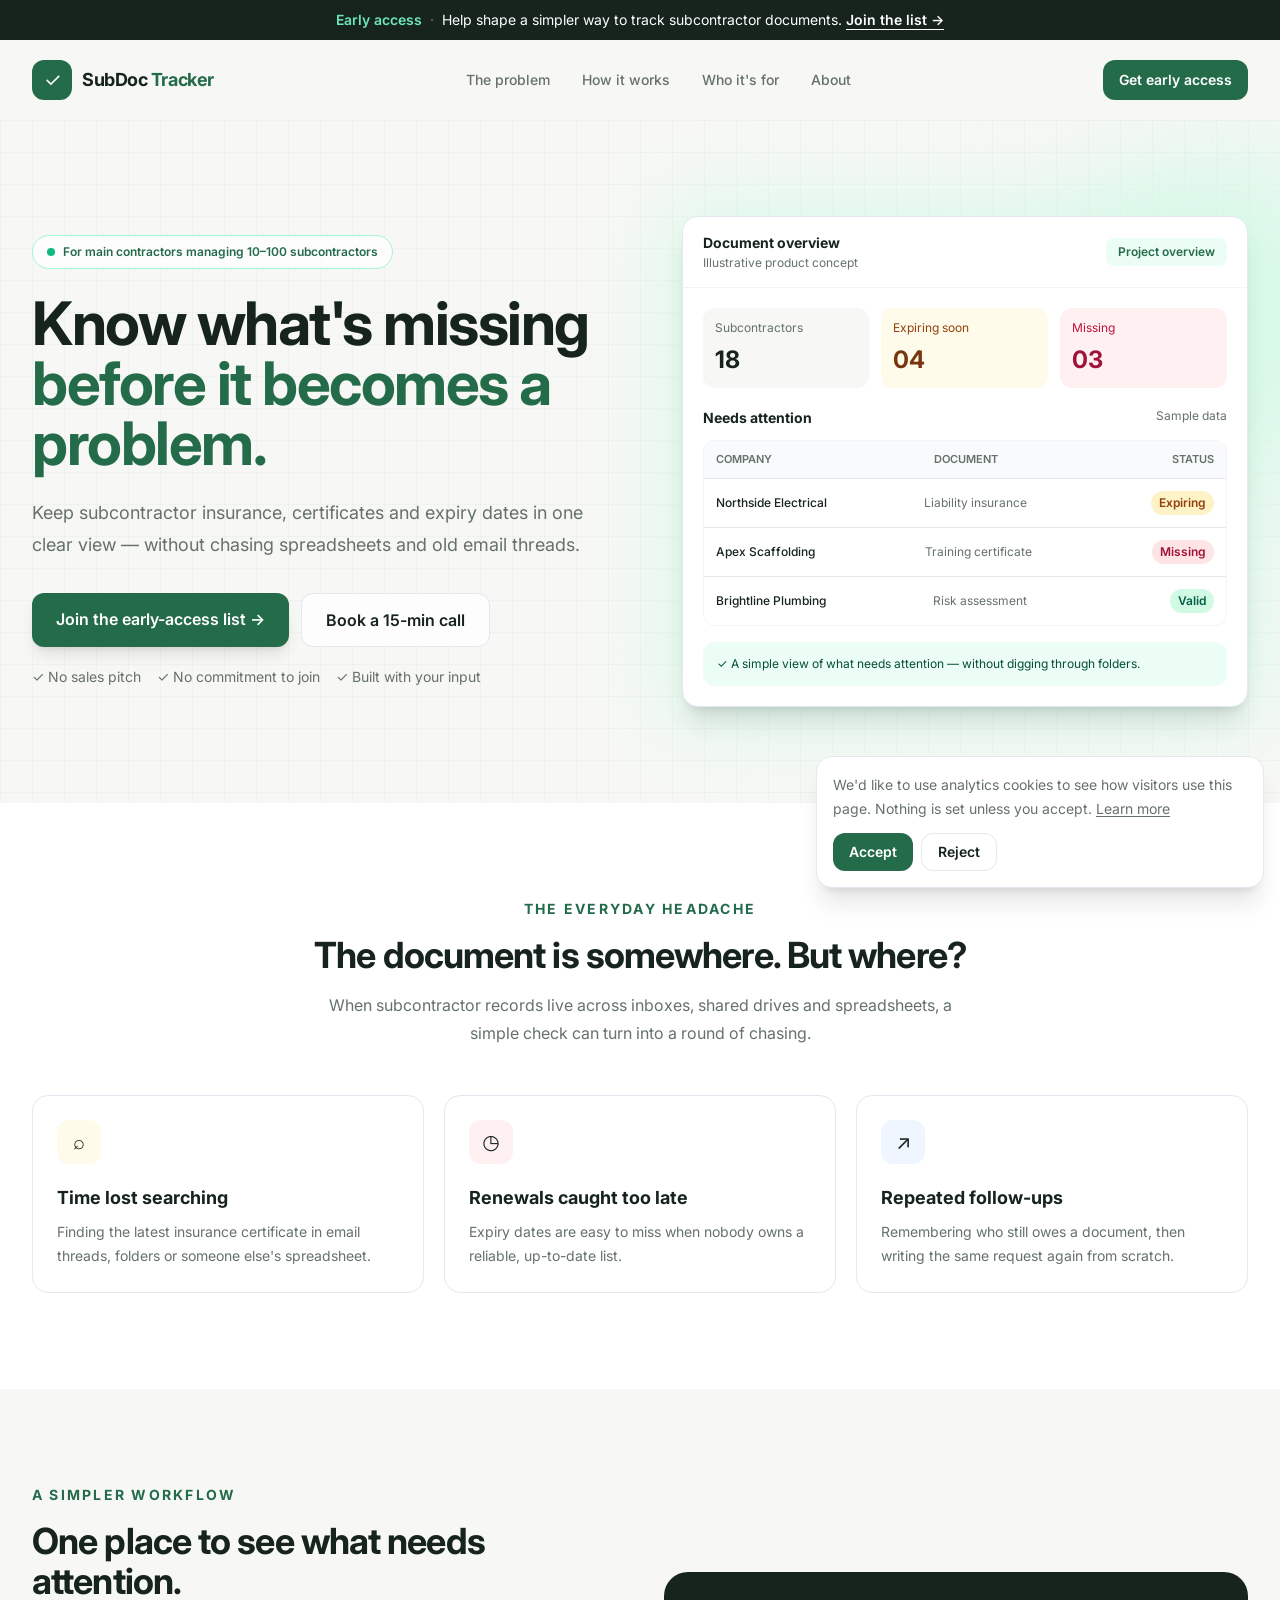
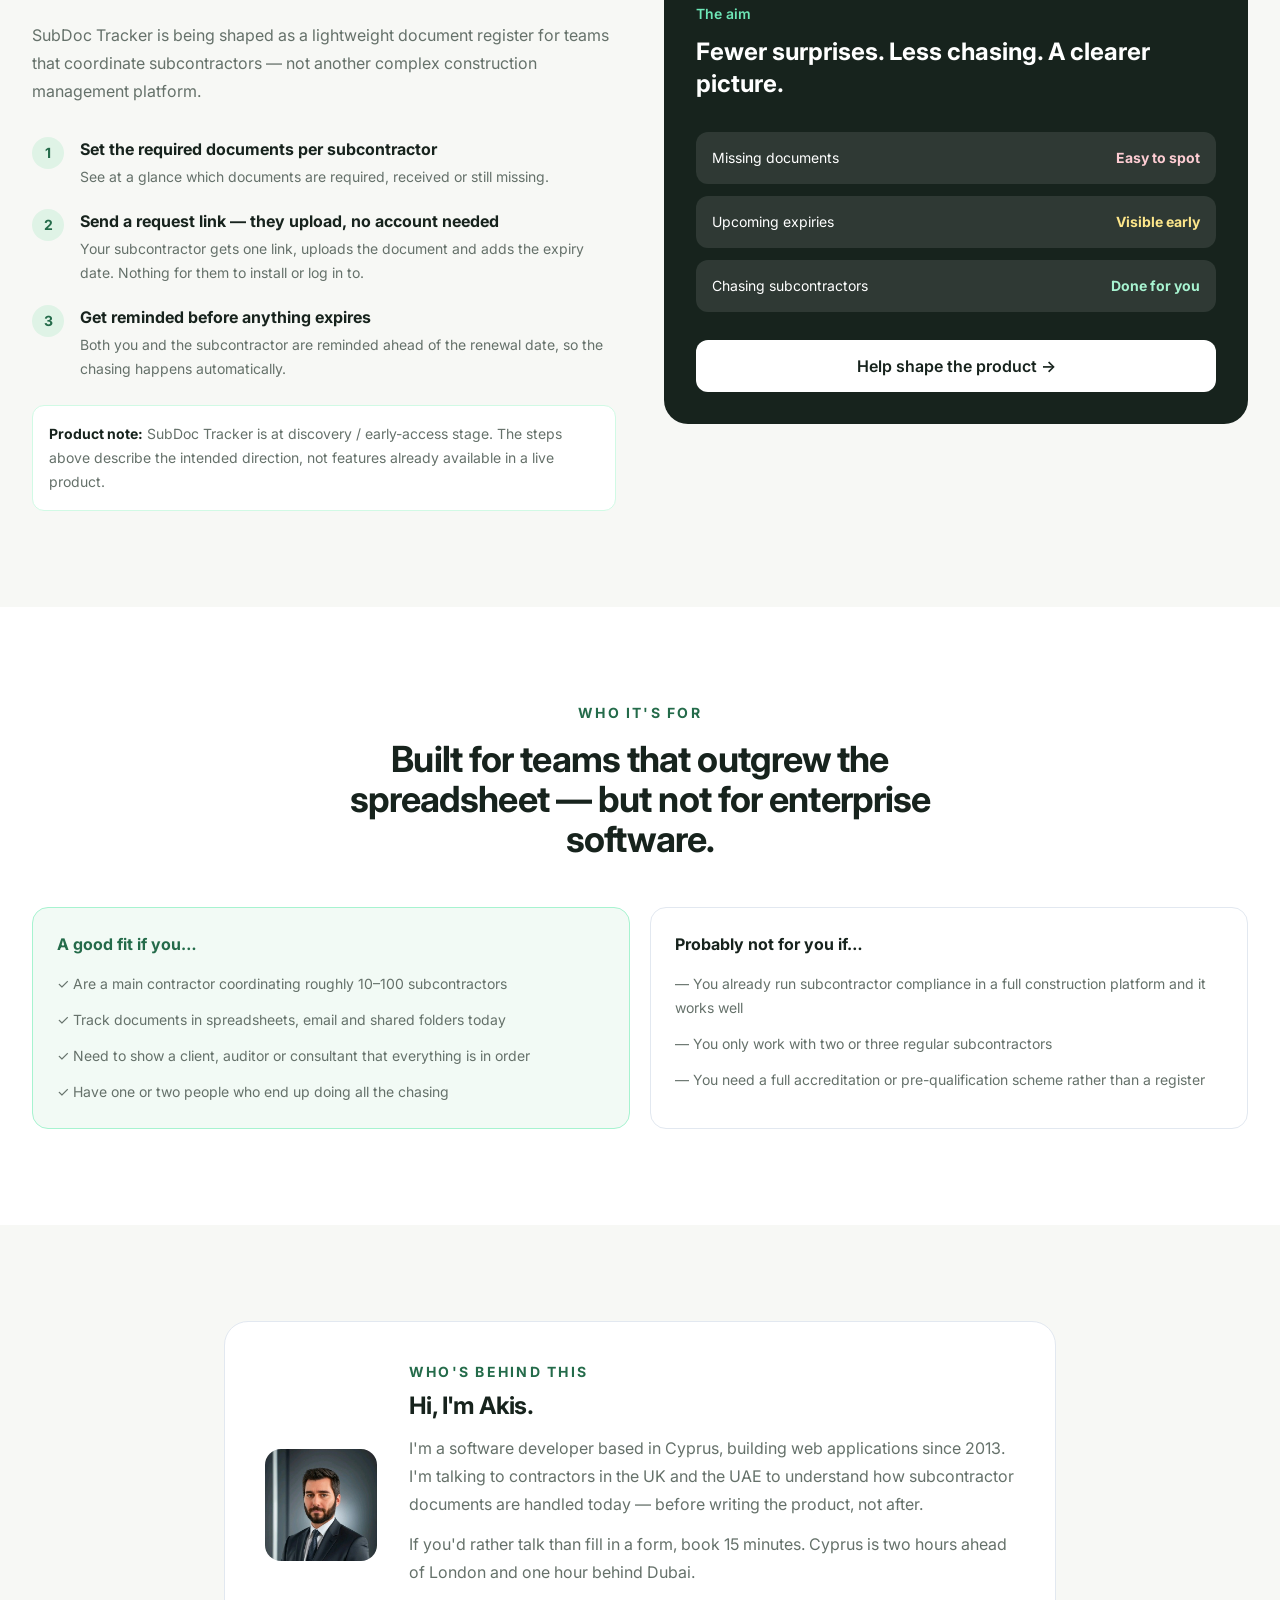
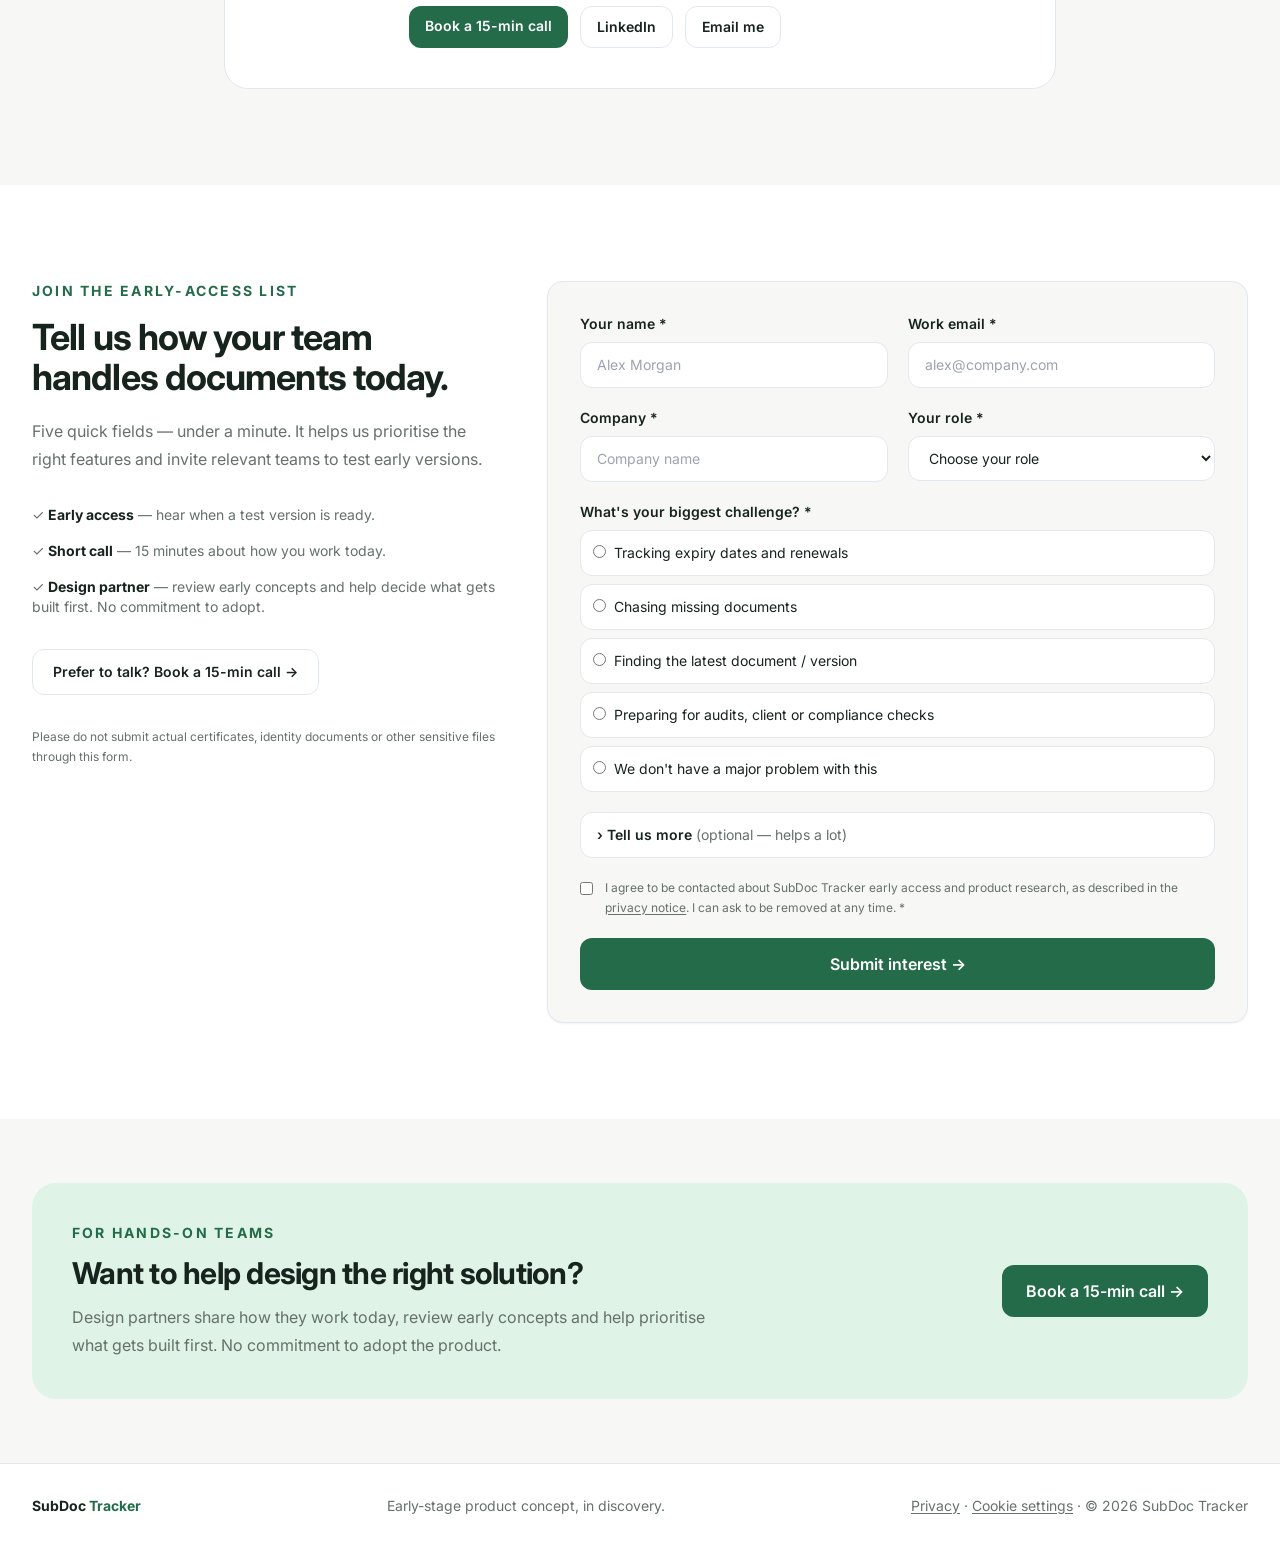
<file: index.html>
<!doctype html>
<html lang="en">
<head>
<meta charset="utf-8">
<meta name="viewport" content="width=device-width, initial-scale=1">
<title>SubDoc Tracker — Know what's missing before it becomes a problem</title>
<meta name="description" content="A simple document register for main contractors: subcontractor insurance, certificates and expiry dates in one view. Join the SubDoc Tracker early-access list.">
<!-- Replace YOUR-DOMAIN.com with your real domain (or your github.io address) -->
<link rel="canonical" href="https://subdoctracker.com/">
<meta property="og:type" content="website">
<meta property="og:site_name" content="SubDoc Tracker">
<meta property="og:title" content="SubDoc Tracker — Know what's missing before it becomes a problem">
<meta property="og:description" content="Subcontractor insurance, certificates and expiry dates in one clear view. Early access for main contractors in the UK and UAE.">
<meta property="og:url" content="https://subdoctracker.com/">
<meta property="og:image" content="https://subdoctracker.com/og-image.png">
<meta property="og:image:width" content="1200">
<meta property="og:image:height" content="630">
<meta name="twitter:card" content="summary_large_image">
<meta name="twitter:title" content="SubDoc Tracker — Know what's missing before it becomes a problem">
<meta name="twitter:description" content="Subcontractor insurance, certificates and expiry dates in one clear view.">
<meta name="twitter:image" content="https://subdoctracker.com/og-image.png">
<meta name="theme-color" content="#246b4a">
<link rel="icon" href="favicon.svg" type="image/svg+xml">
<link rel="icon" href="favicon-32.png" sizes="32x32" type="image/png">
<link rel="apple-touch-icon" href="apple-touch-icon.png">
<link rel="preconnect" href="https://fonts.googleapis.com">
<link rel="preconnect" href="https://fonts.gstatic.com" crossorigin>
<link href="https://fonts.googleapis.com/css2?family=Inter:wght@400;500;600;700&display=swap" rel="stylesheet">
<link rel="stylesheet" href="assets/styles.css">
</head>
<body class="bg-paper text-ink antialiased">

<div class="bg-ink px-4 py-2.5 text-center text-sm text-white"><span class="font-semibold text-emerald-300">Early access</span><span class="mx-2 text-white/40">·</span>Help shape a simpler way to track subcontractor documents. <a href="#signup" class="font-semibold underline underline-offset-4">Join the list →</a></div>

<header class="mx-auto flex max-w-7xl items-center justify-between gap-4 px-5 py-5 sm:px-8">
  <a href="#" class="flex items-center gap-2.5"><span class="flex h-10 w-10 items-center justify-center rounded-xl bg-forest text-xl text-white">✓</span><span class="text-lg font-bold tracking-tight">SubDoc<span class="text-forest"> Tracker</span></span></a>
  <nav class="hidden gap-8 text-sm font-medium text-muted md:flex"><a href="#problem">The problem</a><a href="#how">How it works</a><a href="#who">Who it's for</a><a href="#founder">About</a></nav>
  <a href="#signup" class="focus-ring shrink-0 rounded-xl bg-forest px-4 py-2.5 text-sm font-semibold text-white hover:bg-emerald-800">Get early access</a>
</header>

<main>
<!-- HERO -->
<section class="relative overflow-hidden">
  <div class="grid-bg absolute inset-0 opacity-70"></div><div class="absolute -right-28 top-8 h-80 w-80 rounded-full bg-emerald-100/70 blur-3xl"></div>
  <div class="relative mx-auto grid max-w-7xl items-center gap-12 px-5 py-16 sm:px-8 sm:py-24 lg:grid-cols-[1.03fr_.97fr]">
    <div>
      <div class="mb-6 inline-flex items-center gap-2 rounded-full border border-emerald-200 bg-white/80 px-3.5 py-2 text-xs font-semibold text-forest"><span class="h-2 w-2 rounded-full bg-emerald-500"></span><span data-k="badge">For main contractors managing 10–100 subcontractors</span></div>
      <h1 class="max-w-2xl text-4xl font-bold leading-[1.08] tracking-tight sm:text-5xl lg:text-6xl">Know what's missing <span class="text-forest">before it becomes a problem.</span></h1>
      <p class="mt-6 max-w-xl text-lg leading-8 text-muted" data-k="heroSub">Keep subcontractor insurance, certificates and expiry dates in one clear view — without chasing spreadsheets and old email threads.</p>
      <div class="mt-8 flex flex-col gap-3 sm:flex-row">
        <a href="#signup" class="focus-ring inline-flex justify-center gap-2 rounded-xl bg-forest px-6 py-3.5 font-semibold text-white shadow-lg hover:bg-emerald-800">Join the early-access list →</a>
        <a href="https://cal.com/YOUR-USERNAME/15min" data-cal data-track="call_click_hero" target="_blank" rel="noopener" class="focus-ring inline-flex justify-center rounded-xl border border-slate-200 bg-white/80 px-6 py-3.5 font-semibold hover:border-forest">Book a 15-min call</a>
      </div>
      <div class="mt-5 flex flex-wrap gap-4 text-sm text-muted"><span>✓ No sales pitch</span><span>✓ No commitment to join</span><span>✓ Built with your input</span></div>
    </div>

    <div class="relative mx-auto w-full max-w-xl">
      <div class="absolute -inset-4 rounded-[2rem] bg-emerald-100/70 blur-2xl"></div>
      <div class="relative overflow-hidden rounded-2xl border border-slate-200 bg-white shadow-xl">
        <div class="flex items-center justify-between border-b border-slate-100 px-5 py-4"><div><p class="text-sm font-bold">Document overview</p><p class="mt-0.5 text-xs text-muted">Illustrative product concept</p></div><span class="rounded-lg bg-emerald-50 px-3 py-1.5 text-xs font-semibold text-forest" data-k="mockProject">Project overview</span></div>
        <div class="grid grid-cols-3 gap-3 p-4 sm:p-5"><div class="rounded-xl bg-paper p-3"><p class="text-xs text-muted">Subcontractors</p><p class="mt-2 text-2xl font-bold">18</p></div><div class="rounded-xl bg-amber-50 p-3"><p class="text-xs text-amber-800">Expiring soon</p><p class="mt-2 text-2xl font-bold text-amber-900">04</p></div><div class="rounded-xl bg-rose-50 p-3"><p class="text-xs text-rose-700">Missing</p><p class="mt-2 text-2xl font-bold text-rose-800">03</p></div></div>
        <div class="px-4 pb-5 sm:px-5">
          <div class="mb-3 flex justify-between"><p class="text-sm font-bold">Needs attention</p><span class="text-xs text-muted">Sample data</span></div>
          <div class="overflow-hidden rounded-xl border border-slate-100">
            <div class="grid grid-cols-[1.1fr_1.2fr_auto] gap-2 bg-slate-50 px-3 py-2.5 text-[11px] font-semibold uppercase text-muted"><span>Company</span><span>Document</span><span>Status</span></div>
            <div class="grid grid-cols-[1.1fr_1.2fr_auto] items-center gap-2 border-t px-3 py-3 text-xs"><span class="font-medium">Northside Electrical</span><span class="text-muted" data-k="row1">Liability insurance</span><span class="rounded-full bg-amber-100 px-2 py-1 font-semibold text-amber-800">Expiring</span></div>
            <div class="grid grid-cols-[1.1fr_1.2fr_auto] items-center gap-2 border-t px-3 py-3 text-xs"><span class="font-medium">Apex Scaffolding</span><span class="text-muted" data-k="row2">Training certificate</span><span class="rounded-full bg-rose-100 px-2 py-1 font-semibold text-rose-800">Missing</span></div>
            <div class="grid grid-cols-[1.1fr_1.2fr_auto] items-center gap-2 border-t px-3 py-3 text-xs"><span class="font-medium">Brightline Plumbing</span><span class="text-muted" data-k="row3">Risk assessment</span><span class="rounded-full bg-emerald-100 px-2 py-1 font-semibold text-emerald-800">Valid</span></div>
          </div>
          <div class="mt-4 rounded-xl bg-emerald-50 px-3.5 py-3 text-xs leading-5 text-emerald-900">✓ A simple view of what needs attention — without digging through folders.</div>
        </div>
      </div>
    </div>
  </div>
</section>

<!-- PROBLEM -->
<section id="problem" class="bg-white py-20 sm:py-24"><div class="mx-auto max-w-7xl px-5 sm:px-8">
  <div class="mx-auto max-w-2xl text-center"><p class="text-sm font-bold uppercase tracking-[.16em] text-forest">The everyday headache</p><h2 class="mt-4 text-3xl font-bold tracking-tight sm:text-4xl">The document is somewhere. But where?</h2><p class="mt-4 leading-7 text-muted">When subcontractor records live across inboxes, shared drives and spreadsheets, a simple check can turn into a round of chasing.</p></div>
  <div class="mt-12 grid gap-5 md:grid-cols-3">
    <article class="rounded-2xl border border-slate-200 p-6"><div class="flex h-11 w-11 items-center justify-center rounded-xl bg-amber-50 text-xl">⌕</div><h3 class="mt-5 text-lg font-bold">Time lost searching</h3><p class="mt-2 text-sm leading-6 text-muted" data-k="pain1">Finding the latest insurance certificate in email threads, folders or someone else's spreadsheet.</p></article>
    <article class="rounded-2xl border border-slate-200 p-6"><div class="flex h-11 w-11 items-center justify-center rounded-xl bg-rose-50 text-xl">◷</div><h3 class="mt-5 text-lg font-bold">Renewals caught too late</h3><p class="mt-2 text-sm leading-6 text-muted" data-k="pain2">Expiry dates are easy to miss when nobody owns a reliable, up-to-date list.</p></article>
    <article class="rounded-2xl border border-slate-200 p-6"><div class="flex h-11 w-11 items-center justify-center rounded-xl bg-blue-50 text-xl">↗</div><h3 class="mt-5 text-lg font-bold">Repeated follow-ups</h3><p class="mt-2 text-sm leading-6 text-muted">Remembering who still owes a document, then writing the same request again from scratch.</p></article>
  </div>
</div></section>

<!-- HOW IT WORKS -->
<section id="how" class="py-20 sm:py-24"><div class="mx-auto grid max-w-7xl items-center gap-12 px-5 sm:px-8 lg:grid-cols-2">
  <div>
    <p class="text-sm font-bold uppercase tracking-[.16em] text-forest">A simpler workflow</p>
    <h2 class="mt-4 text-3xl font-bold tracking-tight sm:text-4xl">One place to see what needs attention.</h2>
    <p class="mt-5 leading-7 text-muted">SubDoc Tracker is being shaped as a lightweight document register for teams that coordinate subcontractors — not another complex construction management platform.</p>
    <div class="mt-8 space-y-5">
      <div class="flex gap-4"><span class="flex h-8 w-8 shrink-0 items-center justify-center rounded-full bg-leaf text-sm font-bold text-forest">1</span><div><h3 class="font-bold">Set the required documents per subcontractor</h3><p class="mt-1 text-sm leading-6 text-muted" data-k="step1">See at a glance which documents are required, received or still missing.</p></div></div>
      <div class="flex gap-4"><span class="flex h-8 w-8 shrink-0 items-center justify-center rounded-full bg-leaf text-sm font-bold text-forest">2</span><div><h3 class="font-bold">Send a request link — they upload, no account needed</h3><p class="mt-1 text-sm leading-6 text-muted">Your subcontractor gets one link, uploads the document and adds the expiry date. Nothing for them to install or log in to.</p></div></div>
      <div class="flex gap-4"><span class="flex h-8 w-8 shrink-0 items-center justify-center rounded-full bg-leaf text-sm font-bold text-forest">3</span><div><h3 class="font-bold">Get reminded before anything expires</h3><p class="mt-1 text-sm leading-6 text-muted">Both you and the subcontractor are reminded ahead of the renewal date, so the chasing happens automatically.</p></div></div>
    </div>
    <p class="mt-6 rounded-xl border border-emerald-100 bg-white p-4 text-sm leading-6 text-muted"><strong class="text-ink">Product note:</strong> SubDoc Tracker is at discovery / early-access stage. The steps above describe the intended direction, not features already available in a live product.</p>
  </div>
  <div class="rounded-3xl bg-ink p-6 text-white sm:p-8">
    <p class="text-sm font-semibold text-emerald-300">The aim</p>
    <h3 class="mt-3 text-2xl font-bold">Fewer surprises. Less chasing. A clearer picture.</h3>
    <div class="mt-8 space-y-3"><div class="flex justify-between gap-4 rounded-xl bg-white/10 p-4 text-sm"><span>Missing documents</span><strong class="text-rose-200">Easy to spot</strong></div><div class="flex justify-between gap-4 rounded-xl bg-white/10 p-4 text-sm"><span>Upcoming expiries</span><strong class="text-amber-200">Visible early</strong></div><div class="flex justify-between gap-4 rounded-xl bg-white/10 p-4 text-sm"><span>Chasing subcontractors</span><strong class="text-emerald-200">Done for you</strong></div></div>
    <a href="#signup" class="mt-7 inline-flex w-full justify-center rounded-xl bg-white px-5 py-3.5 font-semibold text-ink hover:bg-emerald-50">Help shape the product →</a>
  </div>
</div></section>

<!-- WHO IT'S FOR -->
<section id="who" class="bg-white py-20 sm:py-24"><div class="mx-auto max-w-7xl px-5 sm:px-8">
  <div class="mx-auto max-w-2xl text-center"><p class="text-sm font-bold uppercase tracking-[.16em] text-forest">Who it's for</p><h2 class="mt-4 text-3xl font-bold tracking-tight sm:text-4xl">Built for teams that outgrew the spreadsheet — but not for enterprise software.</h2></div>
  <div class="mt-12 grid gap-5 md:grid-cols-2">
    <div class="rounded-2xl border border-emerald-200 bg-leaf/40 p-6"><h3 class="font-bold text-forest">A good fit if you…</h3><ul class="mt-4 space-y-3 text-sm leading-6 text-muted">
      <li>✓ Are a main contractor coordinating roughly 10–100 subcontractors</li>
      <li>✓ Track documents in spreadsheets, email and shared folders today</li>
      <li data-k="fit3">✓ Need to show a client, auditor or principal designer that everything is in order</li>
      <li>✓ Have one or two people who end up doing all the chasing</li></ul></div>
    <div class="rounded-2xl border border-slate-200 p-6"><h3 class="font-bold">Probably not for you if…</h3><ul class="mt-4 space-y-3 text-sm leading-6 text-muted">
      <li>— You already run subcontractor compliance in a full construction platform and it works well</li>
      <li>— You only work with two or three regular subcontractors</li>
      <li>— You need a full accreditation or pre-qualification scheme rather than a register</li></ul></div>
  </div>
</div></section>

<!-- FOUNDER -->
<section id="founder" class="py-20 sm:py-24"><div class="mx-auto max-w-4xl px-5 sm:px-8">
  <div class="flex flex-col gap-8 rounded-3xl border border-slate-200 bg-white p-7 sm:flex-row sm:items-center sm:p-10">
    <div class="shrink-0"><img id="founder-photo" alt="Akis Michaelides" width="112" height="112" class="hidden h-28 w-28 rounded-2xl object-cover"><div id="founder-initials" class="flex h-28 w-28 items-center justify-center rounded-2xl bg-forest text-3xl font-bold text-white">AM</div></div>
    <div>
      <p class="text-sm font-bold uppercase tracking-[.16em] text-forest">Who's behind this</p>
      <h2 class="mt-2 text-2xl font-bold tracking-tight">Hi, I'm Akis.</h2>
      <p class="mt-3 leading-7 text-muted">I'm a software developer based in Cyprus, building web applications since 2013. I'm talking to contractors in the UK and the UAE to understand how subcontractor documents are handled today — before writing the product, not after.</p>
      <p class="mt-3 leading-7 text-muted">If you'd rather talk than fill in a form, book 15 minutes. Cyprus is two hours ahead of London and one hour behind Dubai.</p>
      <div class="mt-5 flex flex-wrap gap-3 text-sm font-semibold">
        <a href="https://cal.com/YOUR-USERNAME/15min" data-cal data-track="call_click_founder" target="_blank" rel="noopener" class="focus-ring rounded-xl bg-forest px-4 py-2.5 text-white hover:bg-emerald-800">Book a 15-min call</a>
        <a id="founder-linkedin" href="https://www.linkedin.com/in/YOUR-PROFILE/" target="_blank" rel="noopener" class="focus-ring rounded-xl border border-slate-200 px-4 py-2.5 hover:border-forest">LinkedIn</a>
        <a id="founder-email" href="mailto:info@ploutarchosm.com" class="focus-ring rounded-xl border border-slate-200 px-4 py-2.5 hover:border-forest">Email me</a>
      </div>
    </div>
  </div>
</div></section>

<!-- SIGNUP -->
<section id="signup" class="bg-white py-20 sm:py-24"><div class="mx-auto grid max-w-7xl gap-12 px-5 sm:px-8 lg:grid-cols-[.8fr_1.2fr]">
  <div class="max-w-lg">
    <p class="text-sm font-bold uppercase tracking-[.16em] text-forest">Join the early-access list</p>
    <h2 class="mt-4 text-3xl font-bold tracking-tight sm:text-4xl">Tell us how your team handles documents today.</h2>
    <p class="mt-5 leading-7 text-muted">Five quick fields — under a minute. It helps us prioritise the right features and invite relevant teams to test early versions.</p>
    <div class="mt-8 space-y-4 text-sm text-muted"><p>✓ <strong class="text-ink">Early access</strong> — hear when a test version is ready.</p><p>✓ <strong class="text-ink">Short call</strong> — 15 minutes about how you work today.</p><p>✓ <strong class="text-ink">Design partner</strong> — review early concepts and help decide what gets built first. No commitment to adopt.</p></div>
    <a href="https://cal.com/YOUR-USERNAME/15min" data-cal data-track="call_click_signup" target="_blank" rel="noopener" class="focus-ring mt-8 inline-flex rounded-xl border border-slate-200 px-5 py-3 text-sm font-semibold hover:border-forest">Prefer to talk? Book a 15-min call →</a>
    <p class="mt-8 text-xs leading-5 text-muted">Please do not submit actual certificates, identity documents or other sensitive files through this form.</p>
  </div>

  <div class="rounded-2xl border border-slate-200 bg-paper p-5 shadow-sm sm:p-8">
    <form id="early-access-form" class="space-y-5" novalidate>
      <div class="grid gap-5 sm:grid-cols-2">
        <div><label for="name" class="mb-2 block text-sm font-semibold">Your name *</label><input class="focus-ring w-full rounded-xl border border-slate-200 bg-white px-4 py-3 text-sm" id="name" name="name" autocomplete="name" required placeholder="Alex Morgan"></div>
        <div><label for="email" class="mb-2 block text-sm font-semibold">Work email *</label><input class="focus-ring w-full rounded-xl border border-slate-200 bg-white px-4 py-3 text-sm" id="email" name="email" type="email" autocomplete="email" required placeholder="alex@company.com"></div>
      </div>
      <div class="grid gap-5 sm:grid-cols-2">
        <div><label for="company" class="mb-2 block text-sm font-semibold">Company *</label><input class="focus-ring w-full rounded-xl border border-slate-200 bg-white px-4 py-3 text-sm" id="company" name="company" autocomplete="organization" required placeholder="Company name"></div>
        <div><label for="role" class="mb-2 block text-sm font-semibold">Your role *</label><select class="focus-ring w-full rounded-xl border border-slate-200 bg-white px-4 py-3 text-sm" id="role" name="role" required><option value="">Choose your role</option><option>Owner / Director</option><option>Project Manager</option><option>Health &amp; Safety / Compliance</option><option>Commercial / QS</option><option>Office / Operations Manager</option><option>Procurement</option><option>Other</option></select></div>
      </div>
      <fieldset><legend class="mb-2 text-sm font-semibold">What's your biggest challenge? *</legend><div class="space-y-2">
        <label class="flex items-start gap-2 rounded-xl border bg-white px-3 py-3 text-sm"><input required type="radio" name="main_pain" value="Tracking expiry dates" class="mt-0.5 accent-forest"> Tracking expiry dates and renewals</label>
        <label class="flex items-start gap-2 rounded-xl border bg-white px-3 py-3 text-sm"><input type="radio" name="main_pain" value="Chasing missing documents" class="mt-0.5 accent-forest"> Chasing missing documents</label>
        <label class="flex items-start gap-2 rounded-xl border bg-white px-3 py-3 text-sm"><input type="radio" name="main_pain" value="Finding latest version" class="mt-0.5 accent-forest"> Finding the latest document / version</label>
        <label class="flex items-start gap-2 rounded-xl border bg-white px-3 py-3 text-sm"><input type="radio" name="main_pain" value="Audit preparation" class="mt-0.5 accent-forest"> Preparing for audits, client or compliance checks</label>
        <label class="flex items-start gap-2 rounded-xl border bg-white px-3 py-3 text-sm"><input type="radio" name="main_pain" value="No major problem" class="mt-0.5 accent-forest"> We don't have a major problem with this</label>
      </div></fieldset>

      <details class="group rounded-xl border border-slate-200 bg-white">
        <summary class="cursor-pointer list-none px-4 py-3 text-sm font-semibold"><span class="inline-block transition-transform group-open:rotate-90">›</span> Tell us more <span class="font-normal text-muted">(optional — helps a lot)</span></summary>
        <div class="space-y-5 border-t border-slate-100 px-4 py-5">
          <div class="grid gap-5 sm:grid-cols-2">
            <div><label for="country" class="mb-2 block text-sm font-semibold">Country</label><select class="focus-ring w-full rounded-xl border border-slate-200 bg-white px-4 py-3 text-sm" id="country" name="country"><option value="">Choose a country</option><option>United Kingdom</option><option>United Arab Emirates</option><option>Ireland</option><option>Other</option></select></div>
            <div><label for="subcontractors" class="mb-2 block text-sm font-semibold">Subcontractors managed</label><select class="focus-ring w-full rounded-xl border border-slate-200 bg-white px-4 py-3 text-sm" id="subcontractors" name="subcontractor_count"><option value="">Choose a range</option><option>1–5</option><option>6–15</option><option>16–50</option><option>51–100</option><option>100+</option></select></div>
          </div>
          <fieldset><legend class="mb-2 text-sm font-semibold">How do you track documents today?</legend><div class="grid gap-2 sm:grid-cols-2">
            <label class="flex items-center gap-2 rounded-xl border bg-white px-3 py-3 text-sm"><input type="radio" name="current_process" value="Spreadsheets" class="accent-forest"> Spreadsheets</label>
            <label class="flex items-center gap-2 rounded-xl border bg-white px-3 py-3 text-sm"><input type="radio" name="current_process" value="Email and folders" class="accent-forest"> Email and folders</label>
            <label class="flex items-center gap-2 rounded-xl border bg-white px-3 py-3 text-sm"><input type="radio" name="current_process" value="Construction software" class="accent-forest"> Construction software</label>
            <label class="flex items-center gap-2 rounded-xl border bg-white px-3 py-3 text-sm"><input type="radio" name="current_process" value="No consistent process" class="accent-forest"> No consistent process</label>
          </div></fieldset>
          <fieldset><legend class="mb-2 text-sm font-semibold">Which documents do you track? <span class="font-normal text-muted">(select all that apply)</span></legend><div id="doc-types" class="grid gap-2 sm:grid-cols-2">
            <label class="flex items-center gap-2 text-sm"><input type="checkbox" name="document_types" value="Insurance certificates" class="accent-forest"> Insurance certificates</label>
            <label class="flex items-center gap-2 text-sm"><input type="checkbox" name="document_types" value="Training and safety certificates" class="accent-forest"> Training / safety certificates</label>
            <label class="flex items-center gap-2 text-sm"><input type="checkbox" name="document_types" value="Licences and permits" class="accent-forest"> Licences and permits</label>
            <label class="flex items-center gap-2 text-sm"><input type="checkbox" name="document_types" value="Method statements and risk assessments" class="accent-forest"> Method statements / risk assessments</label>
            <label class="flex items-center gap-2 text-sm"><input type="checkbox" name="document_types" value="Contracts and other documents" class="accent-forest"> Contracts / other documents</label>
          </div></fieldset>
          <div><label for="interest" class="mb-2 block text-sm font-semibold">How would you like to get involved?</label><select class="focus-ring w-full rounded-xl border border-slate-200 bg-white px-4 py-3 text-sm" id="interest" name="interest"><option value="">Choose one</option><option value="Early access">Get early access when it's ready</option><option value="Learn more">Have a short call</option><option value="Design partner">Become a design partner and shape the product</option><option value="Pilot customer">Discuss a pilot for my team</option></select></div>
          <div><label for="must_have" class="mb-2 block text-sm font-semibold">What would make this genuinely useful?</label><textarea class="focus-ring w-full rounded-xl border border-slate-200 bg-white px-4 py-3 text-sm" id="must_have" name="must_have" rows="3" placeholder="A feature, workflow or frustration you'd want us to understand…"></textarea></div>
        </div>
      </details>

      <!-- hidden tracking + spam protection -->
      <input type="hidden" name="ref" id="ref">
      <input type="hidden" name="region" id="region">
      <div class="absolute -left-[9999px]" aria-hidden="true"><label>Leave this empty<input type="text" name="_gotcha" tabindex="-1" autocomplete="off"></label></div>

      <label class="flex items-start gap-3 text-xs leading-5 text-muted"><input id="consent" name="consent" type="checkbox" required class="mt-1 accent-forest"><span>I agree to be contacted about SubDoc Tracker early access and product research, as described in the <a href="privacy.html" class="underline underline-offset-2">privacy notice</a>. I can ask to be removed at any time. *</span></label>
      <button type="submit" class="focus-ring flex w-full justify-center gap-2 rounded-xl bg-forest px-6 py-3.5 font-semibold text-white hover:bg-emerald-800 disabled:opacity-60">Submit interest →</button>
      <p id="form-message" class="hidden rounded-xl border p-4 text-sm leading-6" role="status" aria-live="polite"></p>
    </form>
  </div>
</div></section>

<!-- DESIGN PARTNERS -->
<section id="design" class="px-5 py-16 sm:px-8"><div class="mx-auto flex max-w-7xl flex-col gap-6 rounded-3xl bg-leaf p-7 sm:p-10 lg:flex-row lg:items-center lg:justify-between">
  <div class="max-w-2xl"><p class="text-sm font-bold uppercase tracking-[.16em] text-forest">For hands-on teams</p><h2 class="mt-3 text-2xl font-bold tracking-tight sm:text-3xl">Want to help design the right solution?</h2><p class="mt-3 leading-7 text-muted">Design partners share how they work today, review early concepts and help prioritise what gets built first. No commitment to adopt the product.</p></div>
  <a href="https://cal.com/YOUR-USERNAME/15min" data-cal data-track="call_click_partner" target="_blank" rel="noopener" class="focus-ring inline-flex shrink-0 justify-center rounded-xl bg-forest px-6 py-3.5 font-semibold text-white hover:bg-emerald-800">Book a 15-min call →</a>
</div></section>
</main>

<footer class="border-t border-slate-200 bg-white"><div class="mx-auto flex max-w-7xl flex-col gap-4 px-5 py-8 text-sm text-muted sm:px-8 md:flex-row md:items-center md:justify-between">
  <a href="#" class="font-bold text-ink">SubDoc<span class="text-forest"> Tracker</span></a>
  <p>Early-stage product concept, in discovery.</p>
  <p><a href="privacy.html" class="underline underline-offset-2">Privacy</a> · <button type="button" id="cookie-settings" class="underline underline-offset-2">Cookie settings</button> · © <span id="year"></span> SubDoc Tracker</p>
</div></footer>

<!-- Cookie consent (Google Analytics loads only after "Accept") -->
<div id="cookie-banner" class="fixed inset-x-3 bottom-3 z-50 hidden rounded-2xl border border-slate-200 bg-white p-4 shadow-xl sm:inset-x-auto sm:right-4 sm:max-w-md" role="dialog" aria-label="Cookie consent">
  <p class="text-sm leading-6 text-muted">We'd like to use analytics cookies to see how visitors use this page. Nothing is set unless you accept. <a href="privacy.html" class="underline underline-offset-2">Learn more</a></p>
  <div class="mt-3 flex gap-2"><button type="button" id="cookie-accept" class="focus-ring rounded-xl bg-forest px-4 py-2 text-sm font-semibold text-white hover:bg-emerald-800">Accept</button><button type="button" id="cookie-reject" class="focus-ring rounded-xl border border-slate-200 px-4 py-2 text-sm font-semibold">Reject</button></div>
</div>

<script>
/* ================================================================
   CONFIG — replace the placeholders, nothing else needs editing.
   (Also replace YOUR-DOMAIN.com in the <head> meta tags.)
   ================================================================ */
const CONFIG = {
  FORM_ENDPOINT: 'https://formspree.io/f/mljgpnzk',
  GA4_ID: 'G-DVE827PWWX',                                   // your GA4 Measurement ID
  CAL_URL: 'https://cal.com/ploutarchos-michaelides-4i9azx/15min',           // Cal.com or Calendly link
  LINKEDIN_URL: 'https://www.linkedin.com/in/ploutarchos-michaelides/',
  CONTACT_EMAIL: 'info@ploutarchosm.com',
  FOUNDER_PHOTO: 'assets/founder.jpg'                                         // e.g. 'assets/founder.jpg' — empty shows initials
};

/* ---------- Region-specific copy: add ?r=uk or ?r=uae to the link ---------- */
const COPY = {
  default: {
    badge: 'For main contractors managing 10–100 subcontractors',
    heroSub: 'Keep subcontractor insurance, certificates and expiry dates in one clear view — without chasing spreadsheets and old email threads.',
    mockProject: 'Project overview', row1: 'Liability insurance', row2: 'Training certificate', row3: 'Risk assessment',
    pain1: "Finding the latest insurance certificate in email threads, folders or someone else's spreadsheet.",
    pain2: 'Expiry dates are easy to miss when nobody owns a reliable, up-to-date list.',
    step1: 'See at a glance which documents are required, received or still missing.',
    fit3: '✓ Need to show a client, auditor or consultant that everything is in order',
    docs: ['Insurance certificates', 'Training / safety certificates', 'Licences and permits', 'Method statements / risk assessments', 'Contracts / other documents'],
    country: ''
  },
  uk: {
    badge: 'For UK main contractors managing 10–100 subcontractors',
    heroSub: "Keep public & employers' liability, CSCS cards, RAMS and accreditations in one clear view — without chasing spreadsheets and old email threads.",
    mockProject: 'Manchester fit-out', row1: "Employers' liability", row2: 'CSCS card', row3: 'RAMS',
    pain1: "Finding the latest public liability certificate in email threads, folders or someone else's spreadsheet.",
    pain2: "Insurance renewals and CSCS card expiries are easy to miss when nobody owns a reliable, up-to-date list.",
    step1: "Set what each trade must hold — insurance, CSCS/CPCS cards, RAMS, CHAS or Constructionline — and see what's missing.",
    fit3: '✓ Need to show a client or principal designer that everything is in order under CDM',
    docs: ["Public & employers' liability insurance", 'CSCS / CPCS cards', 'RAMS (risk assessments & method statements)', 'CHAS / Constructionline / SSIP accreditation', 'Training certificates (IPAF, PASMA, SMSTS…)', 'Contracts / other documents'],
    country: 'United Kingdom'
  },
  uae: {
    badge: 'For UAE contractors managing 10–100 subcontractors',
    heroSub: "Keep trade licences, third-party liability, workmen's compensation and worker documents in one clear view — without chasing spreadsheets and old email threads.",
    mockProject: 'JVC residential tower', row1: 'Trade licence', row2: "Workmen's compensation", row3: 'Third-party liability',
    pain1: "Finding the current trade licence or insurance policy in email threads, WhatsApp chats or someone else's spreadsheet.",
    pain2: "Trade licence renewals, insurance and worker visa expiries are easy to miss when nobody owns a reliable list.",
    step1: "Set what each subcontractor must hold — trade licence, insurances, HSE approvals, worker documents — and see what's missing.",
    fit3: '✓ Need to show the developer, consultant or authority that everything is in order',
    docs: ['Trade licences', 'Third-party liability insurance', "Workmen's compensation insurance", 'Worker visas / Emirates ID / labour cards', 'HSE & Civil Defence approvals', 'Contracts / other documents'],
    country: 'United Arab Emirates'
  }
};

const params = new URLSearchParams(location.search);
const regionKey = (params.get('r') || '').toLowerCase();
const copy = COPY[regionKey] || COPY.default;

function applyCopy() {
  document.querySelectorAll('[data-k]').forEach(el => { const v = copy[el.dataset.k]; if (v) el.textContent = v; });
  const wrap = document.getElementById('doc-types');
  wrap.innerHTML = '';
  copy.docs.forEach(label => {
    const l = document.createElement('label'); l.className = 'flex items-center gap-2 text-sm';
    const i = document.createElement('input'); i.type = 'checkbox'; i.name = 'document_types'; i.value = label; i.className = 'accent-forest';
    l.append(i, ' ' + label); wrap.append(l);
  });
  if (copy.country) document.getElementById('country').value = copy.country;
  document.getElementById('region').value = COPY[regionKey] ? regionKey : 'default';
  document.getElementById('ref').value = params.get('ref') || '';
}

function applyConfig() {
  document.querySelectorAll('[data-cal]').forEach(a => a.href = CONFIG.CAL_URL);
  document.getElementById('founder-linkedin').href = CONFIG.LINKEDIN_URL;
  document.getElementById('founder-email').href = 'mailto:' + CONFIG.CONTACT_EMAIL;
  const img = document.getElementById('founder-photo');
  if (CONFIG.FOUNDER_PHOTO) {
    img.src = CONFIG.FOUNDER_PHOTO;
    img.onload = () => { img.classList.remove('hidden'); document.getElementById('founder-initials').classList.add('hidden'); };
  }
  document.getElementById('year').textContent = new Date().getFullYear();
}

/* ---------- Analytics (GA4) with consent ---------- */
const CONSENT_KEY = 'sdt_consent';
function readConsent() { try { return localStorage.getItem(CONSENT_KEY); } catch (e) { return null; } }
function saveConsent(v) { try { localStorage.setItem(CONSENT_KEY, v); } catch (e) {} }
function gaEnabled() { return /^G-[A-Z0-9]+$/.test(CONFIG.GA4_ID) && CONFIG.GA4_ID !== 'G-XXXXXXXXXX'; }
function loadGA() {
  if (!gaEnabled() || window.gtag) return;
  const s = document.createElement('script'); s.async = true; s.src = 'https://www.googletagmanager.com/gtag/js?id=' + CONFIG.GA4_ID; document.head.append(s);
  window.dataLayer = window.dataLayer || [];
  window.gtag = function () { dataLayer.push(arguments); };
  gtag('js', new Date());
  gtag('config', CONFIG.GA4_ID, { anonymize_ip: true, region: copy === COPY.default ? 'default' : regionKey, ref: params.get('ref') || '(none)' });
  if (params.get('ref')) gtag('event', 'prospect_visit', { ref: params.get('ref'), region: regionKey || 'default' });
}
function track(name, data) { if (window.gtag) gtag('event', name, Object.assign({ ref: params.get('ref') || '(none)', region: regionKey || 'default' }, data || {})); }

function initConsent() {
  const banner = document.getElementById('cookie-banner');
  if (!gaEnabled()) return; // no banner while GA4 is a placeholder
  const c = readConsent();
  if (c === 'granted') loadGA(); else if (c !== 'denied') banner.classList.remove('hidden');
  document.getElementById('cookie-accept').onclick = () => { saveConsent('granted'); banner.classList.add('hidden'); loadGA(); };
  document.getElementById('cookie-reject').onclick = () => { saveConsent('denied'); banner.classList.add('hidden'); };
  document.getElementById('cookie-settings').onclick = () => banner.classList.remove('hidden');
}

document.addEventListener('click', e => { const a = e.target.closest('[data-track]'); if (a) track(a.dataset.track); });

/* ---------- Form → Formspree ---------- */
const form = document.getElementById('early-access-form');
const message = document.getElementById('form-message');
function showMessage(text, tone) {
  const tones = {
    ok: 'rounded-xl border border-emerald-200 bg-emerald-50 p-4 text-sm leading-6 text-emerald-900',
    err: 'rounded-xl border border-rose-200 bg-rose-50 p-4 text-sm leading-6 text-rose-900'
  };
  message.className = tones[tone]; message.textContent = text;
  message.scrollIntoView({ behavior: 'smooth', block: 'center' });
}
form.addEventListener('submit', async (event) => {
  event.preventDefault();
  message.className = 'hidden';
  if (!form.reportValidity()) return;
  const payload = { document_types: [] };
  for (const [key, value] of new FormData(form).entries()) {
    if (key === 'document_types') payload.document_types.push(value); else payload[key] = value;
  }
  payload.document_types = payload.document_types.join(', ');
  payload.submitted_at = new Date().toISOString();
  payload.source = 'SubDoc Tracker landing page';
  payload._subject = 'SubDoc Tracker signup: ' + (payload.company || '') + (payload.ref ? ' [ref: ' + payload.ref + ']' : '');
  payload._replyto = payload.email;

  const button = form.querySelector('button[type="submit"]'); const old = button.innerHTML;
  button.disabled = true; button.textContent = 'Submitting…';
  try {
    const res = await fetch(CONFIG.FORM_ENDPOINT, { method: 'POST', headers: { 'Content-Type': 'application/json', 'Accept': 'application/json' }, body: JSON.stringify(payload) });
    if (!res.ok) throw new Error('Submission failed');
    form.reset(); applyCopy();
    showMessage("Thank you — I've got your details and will be in touch personally within a couple of days. If you'd like to talk sooner, book a 15-minute call at any time.", 'ok');
    track('generate_lead', { main_pain: payload.main_pain });
  } catch (e) {
    showMessage('Sorry, that did not go through. Please try again, or email ' + CONFIG.CONTACT_EMAIL + ' directly.', 'err');
  } finally {
    button.disabled = false; button.innerHTML = old;
  }
});

applyCopy(); applyConfig(); initConsent();
</script>
</body>
</html>
</file>
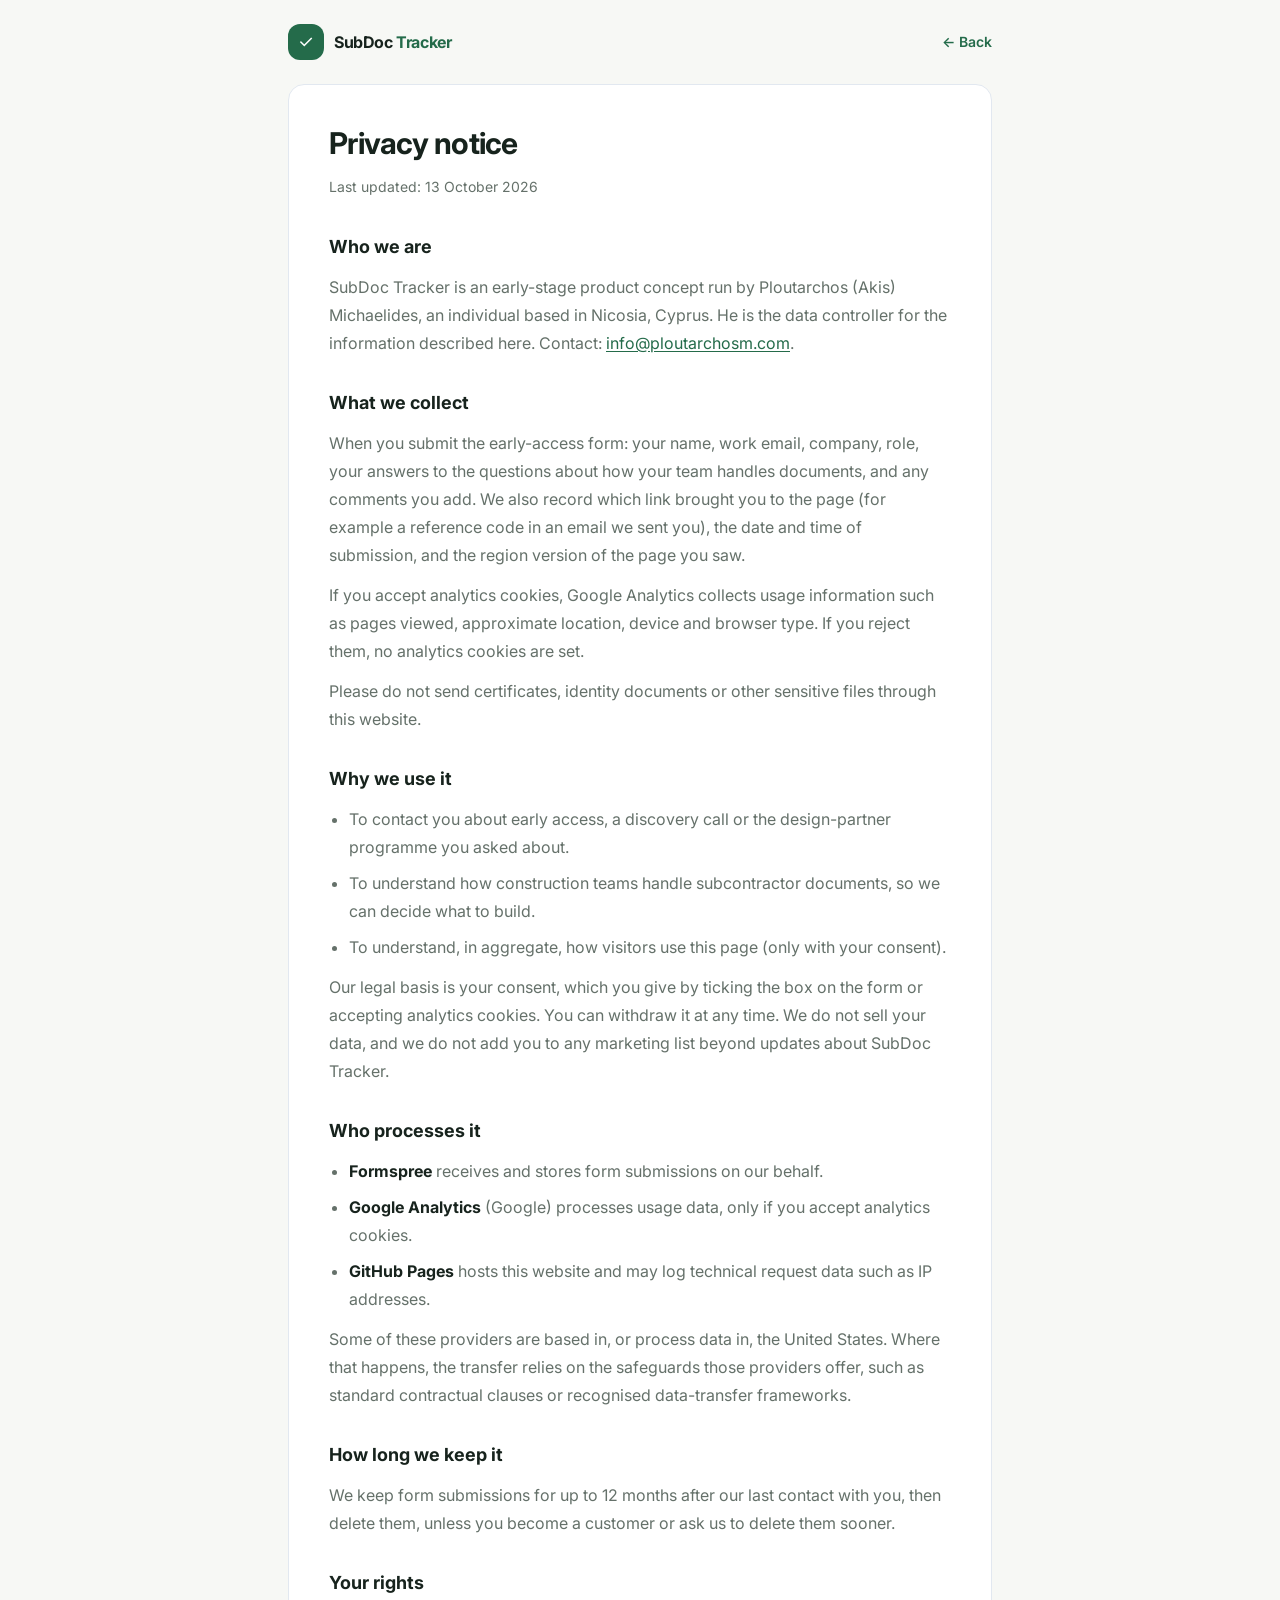
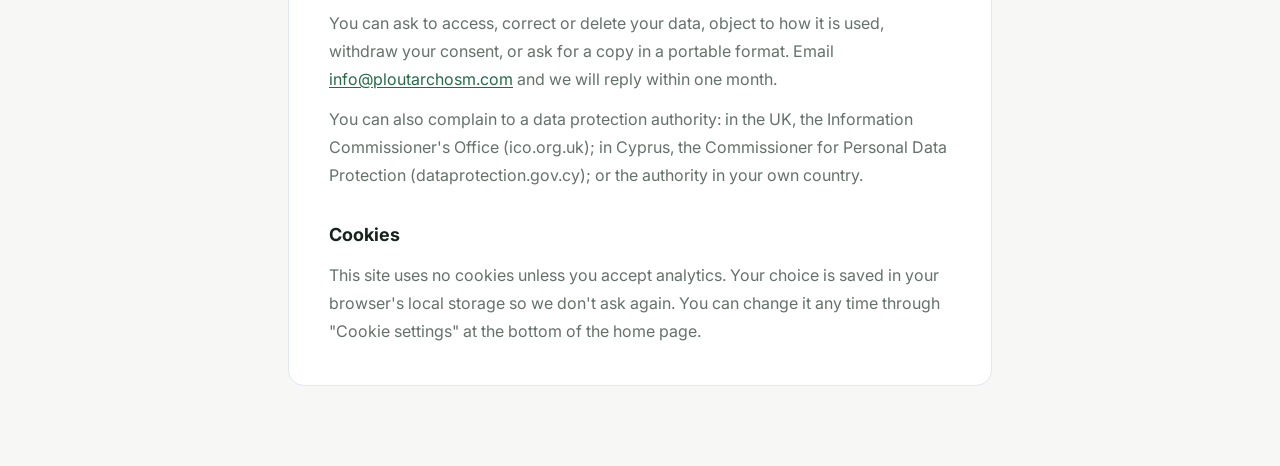
<file: privacy.html>
<!doctype html>
<html lang="en">
<head>
<meta charset="utf-8">
<meta name="viewport" content="width=device-width, initial-scale=1">
<title>Privacy notice — SubDoc Tracker</title>
<meta name="description" content="How SubDoc Tracker collects and uses the details you submit on the early-access form.">
<meta name="robots" content="noindex">
<link rel="icon" href="favicon.svg" type="image/svg+xml">
<link rel="preconnect" href="https://fonts.googleapis.com">
<link rel="preconnect" href="https://fonts.gstatic.com" crossorigin>
<link href="https://fonts.googleapis.com/css2?family=Inter:wght@400;500;600;700&display=swap" rel="stylesheet">
<link rel="stylesheet" href="assets/styles.css">
</head>
<body class="bg-paper text-ink antialiased">
<header class="mx-auto flex max-w-3xl items-center justify-between px-5 py-6 sm:px-8">
  <a href="index.html" class="flex items-center gap-2.5"><span class="flex h-9 w-9 items-center justify-center rounded-xl bg-forest text-lg text-white">✓</span><span class="font-bold tracking-tight">SubDoc<span class="text-forest"> Tracker</span></span></a>
  <a href="index.html" class="text-sm font-semibold text-forest">← Back</a>
</header>
<main class="mx-auto max-w-3xl px-5 pb-20 sm:px-8">
  <article class="prose-sdt rounded-2xl border border-slate-200 bg-white p-6 sm:p-10">
    <h1 class="text-3xl font-bold tracking-tight">Privacy notice</h1>
    <p class="mt-2 text-sm text-muted">Last updated: 13 October 2026</p>

    <h2>Who we are</h2>
    <p>SubDoc Tracker is an early-stage product concept run by Ploutarchos (Akis) Michaelides, an individual based in Nicosia, Cyprus. He is the data controller for the information described here. Contact: <a href="mailto:info@ploutarchosm.com">info@ploutarchosm.com</a>.</p>

    <h2>What we collect</h2>
    <p>When you submit the early-access form: your name, work email, company, role, your answers to the questions about how your team handles documents, and any comments you add. We also record which link brought you to the page (for example a reference code in an email we sent you), the date and time of submission, and the region version of the page you saw.</p>
    <p>If you accept analytics cookies, Google Analytics collects usage information such as pages viewed, approximate location, device and browser type. If you reject them, no analytics cookies are set.</p>
    <p>Please do not send certificates, identity documents or other sensitive files through this website.</p>

    <h2>Why we use it</h2>
    <ul>
      <li>To contact you about early access, a discovery call or the design-partner programme you asked about.</li>
      <li>To understand how construction teams handle subcontractor documents, so we can decide what to build.</li>
      <li>To understand, in aggregate, how visitors use this page (only with your consent).</li>
    </ul>
    <p>Our legal basis is your consent, which you give by ticking the box on the form or accepting analytics cookies. You can withdraw it at any time. We do not sell your data, and we do not add you to any marketing list beyond updates about SubDoc Tracker.</p>

    <h2>Who processes it</h2>
    <ul>
      <li><strong>Formspree</strong> receives and stores form submissions on our behalf.</li>
      <li><strong>Google Analytics</strong> (Google) processes usage data, only if you accept analytics cookies.</li>
      <li><strong>GitHub Pages</strong> hosts this website and may log technical request data such as IP addresses.</li>
    </ul>
    <p>Some of these providers are based in, or process data in, the United States. Where that happens, the transfer relies on the safeguards those providers offer, such as standard contractual clauses or recognised data-transfer frameworks.</p>

    <h2>How long we keep it</h2>
    <p>We keep form submissions for up to 12 months after our last contact with you, then delete them, unless you become a customer or ask us to delete them sooner.</p>

    <h2>Your rights</h2>
    <p>You can ask to access, correct or delete your data, object to how it is used, withdraw your consent, or ask for a copy in a portable format. Email <a href="mailto:info@ploutarchosm.com">info@ploutarchosm.com</a> and we will reply within one month.</p>
    <p>You can also complain to a data protection authority: in the UK, the Information Commissioner's Office (ico.org.uk); in Cyprus, the Commissioner for Personal Data Protection (dataprotection.gov.cy); or the authority in your own country.</p>

    <h2>Cookies</h2>
    <p>This site uses no cookies unless you accept analytics. Your choice is saved in your browser's local storage so we don't ask again. You can change it any time through "Cookie settings" at the bottom of the home page.</p>
  </article>
</main>
</body>
</html>
</file>
<file: assets/styles.css>
*,:after,:before{--tw-border-spacing-x:0;--tw-border-spacing-y:0;--tw-translate-x:0;--tw-translate-y:0;--tw-rotate:0;--tw-skew-x:0;--tw-skew-y:0;--tw-scale-x:1;--tw-scale-y:1;--tw-pan-x: ;--tw-pan-y: ;--tw-pinch-zoom: ;--tw-scroll-snap-strictness:proximity;--tw-gradient-from-position: ;--tw-gradient-via-position: ;--tw-gradient-to-position: ;--tw-ordinal: ;--tw-slashed-zero: ;--tw-numeric-figure: ;--tw-numeric-spacing: ;--tw-numeric-fraction: ;--tw-ring-inset: ;--tw-ring-offset-width:0px;--tw-ring-offset-color:#fff;--tw-ring-color:rgba(59,130,246,.5);--tw-ring-offset-shadow:0 0 #0000;--tw-ring-shadow:0 0 #0000;--tw-shadow:0 0 #0000;--tw-shadow-colored:0 0 #0000;--tw-blur: ;--tw-brightness: ;--tw-contrast: ;--tw-grayscale: ;--tw-hue-rotate: ;--tw-invert: ;--tw-saturate: ;--tw-sepia: ;--tw-drop-shadow: ;--tw-backdrop-blur: ;--tw-backdrop-brightness: ;--tw-backdrop-contrast: ;--tw-backdrop-grayscale: ;--tw-backdrop-hue-rotate: ;--tw-backdrop-invert: ;--tw-backdrop-opacity: ;--tw-backdrop-saturate: ;--tw-backdrop-sepia: ;--tw-contain-size: ;--tw-contain-layout: ;--tw-contain-paint: ;--tw-contain-style: }::backdrop{--tw-border-spacing-x:0;--tw-border-spacing-y:0;--tw-translate-x:0;--tw-translate-y:0;--tw-rotate:0;--tw-skew-x:0;--tw-skew-y:0;--tw-scale-x:1;--tw-scale-y:1;--tw-pan-x: ;--tw-pan-y: ;--tw-pinch-zoom: ;--tw-scroll-snap-strictness:proximity;--tw-gradient-from-position: ;--tw-gradient-via-position: ;--tw-gradient-to-position: ;--tw-ordinal: ;--tw-slashed-zero: ;--tw-numeric-figure: ;--tw-numeric-spacing: ;--tw-numeric-fraction: ;--tw-ring-inset: ;--tw-ring-offset-width:0px;--tw-ring-offset-color:#fff;--tw-ring-color:rgba(59,130,246,.5);--tw-ring-offset-shadow:0 0 #0000;--tw-ring-shadow:0 0 #0000;--tw-shadow:0 0 #0000;--tw-shadow-colored:0 0 #0000;--tw-blur: ;--tw-brightness: ;--tw-contrast: ;--tw-grayscale: ;--tw-hue-rotate: ;--tw-invert: ;--tw-saturate: ;--tw-sepia: ;--tw-drop-shadow: ;--tw-backdrop-blur: ;--tw-backdrop-brightness: ;--tw-backdrop-contrast: ;--tw-backdrop-grayscale: ;--tw-backdrop-hue-rotate: ;--tw-backdrop-invert: ;--tw-backdrop-opacity: ;--tw-backdrop-saturate: ;--tw-backdrop-sepia: ;--tw-contain-size: ;--tw-contain-layout: ;--tw-contain-paint: ;--tw-contain-style: }/*! tailwindcss v3.4.19 | MIT License | https://tailwindcss.com*/*,:after,:before{box-sizing:border-box;border:0 solid #e5e7eb}:after,:before{--tw-content:""}:host,html{line-height:1.5;-webkit-text-size-adjust:100%;-moz-tab-size:4;-o-tab-size:4;tab-size:4;font-family:ui-sans-serif,system-ui,sans-serif,Apple Color Emoji,Segoe UI Emoji,Segoe UI Symbol,Noto Color Emoji;font-feature-settings:normal;font-variation-settings:normal;-webkit-tap-highlight-color:transparent}body{margin:0;line-height:inherit}hr{height:0;color:inherit;border-top-width:1px}abbr:where([title]){-webkit-text-decoration:underline dotted;text-decoration:underline dotted}h1,h2,h3,h4,h5,h6{font-size:inherit;font-weight:inherit}a{color:inherit;text-decoration:inherit}b,strong{font-weight:bolder}code,kbd,pre,samp{font-family:ui-monospace,SFMono-Regular,Menlo,Monaco,Consolas,Liberation Mono,Courier New,monospace;font-feature-settings:normal;font-variation-settings:normal;font-size:1em}small{font-size:80%}sub,sup{font-size:75%;line-height:0;position:relative;vertical-align:baseline}sub{bottom:-.25em}sup{top:-.5em}table{text-indent:0;border-color:inherit;border-collapse:collapse}button,input,optgroup,select,textarea{font-family:inherit;font-feature-settings:inherit;font-variation-settings:inherit;font-size:100%;font-weight:inherit;line-height:inherit;letter-spacing:inherit;color:inherit;margin:0;padding:0}button,select{text-transform:none}button,input:where([type=button]),input:where([type=reset]),input:where([type=submit]){-webkit-appearance:button;background-color:transparent;background-image:none}:-moz-focusring{outline:auto}:-moz-ui-invalid{box-shadow:none}progress{vertical-align:baseline}::-webkit-inner-spin-button,::-webkit-outer-spin-button{height:auto}[type=search]{-webkit-appearance:textfield;outline-offset:-2px}::-webkit-search-decoration{-webkit-appearance:none}::-webkit-file-upload-button{-webkit-appearance:button;font:inherit}summary{display:list-item}blockquote,dd,dl,figure,h1,h2,h3,h4,h5,h6,hr,p,pre{margin:0}fieldset{margin:0}fieldset,legend{padding:0}menu,ol,ul{list-style:none;margin:0;padding:0}dialog{padding:0}textarea{resize:vertical}input::-moz-placeholder,textarea::-moz-placeholder{opacity:1;color:#9ca3af}input::placeholder,textarea::placeholder{opacity:1;color:#9ca3af}[role=button],button{cursor:pointer}:disabled{cursor:default}audio,canvas,embed,iframe,img,object,svg,video{display:block;vertical-align:middle}img,video{max-width:100%;height:auto}[hidden]:where(:not([hidden=until-found])){display:none}.fixed{position:fixed}.absolute{position:absolute}.relative{position:relative}.-inset-4{inset:-1rem}.inset-0{inset:0}.inset-x-3{left:.75rem;right:.75rem}.-left-\[9999px\]{left:-9999px}.-right-28{right:-7rem}.bottom-3{bottom:.75rem}.top-8{top:2rem}.z-50{z-index:50}.mx-2{margin-left:.5rem;margin-right:.5rem}.mx-auto{margin-left:auto;margin-right:auto}.mb-2{margin-bottom:.5rem}.mb-3{margin-bottom:.75rem}.mb-6{margin-bottom:1.5rem}.mt-0\.5{margin-top:.125rem}.mt-1{margin-top:.25rem}.mt-12{margin-top:3rem}.mt-2{margin-top:.5rem}.mt-3{margin-top:.75rem}.mt-4{margin-top:1rem}.mt-5{margin-top:1.25rem}.mt-6{margin-top:1.5rem}.mt-7{margin-top:1.75rem}.mt-8{margin-top:2rem}.block{display:block}.inline-block{display:inline-block}.flex{display:flex}.inline-flex{display:inline-flex}.grid{display:grid}.hidden{display:none}.h-10{height:2.5rem}.h-11{height:2.75rem}.h-2{height:.5rem}.h-28{height:7rem}.h-8{height:2rem}.h-80{height:20rem}.h-9{height:2.25rem}.w-10{width:2.5rem}.w-11{width:2.75rem}.w-2{width:.5rem}.w-28{width:7rem}.w-8{width:2rem}.w-80{width:20rem}.w-9{width:2.25rem}.w-full{width:100%}.max-w-2xl{max-width:42rem}.max-w-3xl{max-width:48rem}.max-w-4xl{max-width:56rem}.max-w-7xl{max-width:80rem}.max-w-lg{max-width:32rem}.max-w-xl{max-width:36rem}.shrink-0{flex-shrink:0}.cursor-pointer{cursor:pointer}.list-none{list-style-type:none}.grid-cols-3{grid-template-columns:repeat(3,minmax(0,1fr))}.grid-cols-\[1\.1fr_1\.2fr_auto\]{grid-template-columns:1.1fr 1.2fr auto}.flex-col{flex-direction:column}.flex-wrap{flex-wrap:wrap}.items-start{align-items:flex-start}.items-center{align-items:center}.justify-center{justify-content:center}.justify-between{justify-content:space-between}.gap-12{gap:3rem}.gap-2{gap:.5rem}.gap-2\.5{gap:.625rem}.gap-3{gap:.75rem}.gap-4{gap:1rem}.gap-5{gap:1.25rem}.gap-6{gap:1.5rem}.gap-8{gap:2rem}.space-y-2>:not([hidden])~:not([hidden]){--tw-space-y-reverse:0;margin-top:calc(.5rem*(1 - var(--tw-space-y-reverse)));margin-bottom:calc(.5rem*var(--tw-space-y-reverse))}.space-y-3>:not([hidden])~:not([hidden]){--tw-space-y-reverse:0;margin-top:calc(.75rem*(1 - var(--tw-space-y-reverse)));margin-bottom:calc(.75rem*var(--tw-space-y-reverse))}.space-y-4>:not([hidden])~:not([hidden]){--tw-space-y-reverse:0;margin-top:calc(1rem*(1 - var(--tw-space-y-reverse)));margin-bottom:calc(1rem*var(--tw-space-y-reverse))}.space-y-5>:not([hidden])~:not([hidden]){--tw-space-y-reverse:0;margin-top:calc(1.25rem*(1 - var(--tw-space-y-reverse)));margin-bottom:calc(1.25rem*var(--tw-space-y-reverse))}.overflow-hidden{overflow:hidden}.rounded-2xl{border-radius:1rem}.rounded-3xl{border-radius:1.5rem}.rounded-\[2rem\]{border-radius:2rem}.rounded-full{border-radius:9999px}.rounded-lg{border-radius:.5rem}.rounded-xl{border-radius:.75rem}.border{border-width:1px}.border-b{border-bottom-width:1px}.border-t{border-top-width:1px}.border-emerald-100{--tw-border-opacity:1;border-color:rgb(209 250 229/var(--tw-border-opacity,1))}.border-emerald-200{--tw-border-opacity:1;border-color:rgb(167 243 208/var(--tw-border-opacity,1))}.border-rose-200{--tw-border-opacity:1;border-color:rgb(254 205 211/var(--tw-border-opacity,1))}.border-slate-100{--tw-border-opacity:1;border-color:rgb(241 245 249/var(--tw-border-opacity,1))}.border-slate-200{--tw-border-opacity:1;border-color:rgb(226 232 240/var(--tw-border-opacity,1))}.bg-amber-100{--tw-bg-opacity:1;background-color:rgb(254 243 199/var(--tw-bg-opacity,1))}.bg-amber-50{--tw-bg-opacity:1;background-color:rgb(255 251 235/var(--tw-bg-opacity,1))}.bg-blue-50{--tw-bg-opacity:1;background-color:rgb(239 246 255/var(--tw-bg-opacity,1))}.bg-emerald-100{--tw-bg-opacity:1;background-color:rgb(209 250 229/var(--tw-bg-opacity,1))}.bg-emerald-100\/70{background-color:rgba(209,250,229,.7)}.bg-emerald-50{--tw-bg-opacity:1;background-color:rgb(236 253 245/var(--tw-bg-opacity,1))}.bg-emerald-500{--tw-bg-opacity:1;background-color:rgb(16 185 129/var(--tw-bg-opacity,1))}.bg-forest{--tw-bg-opacity:1;background-color:rgb(36 107 74/var(--tw-bg-opacity,1))}.bg-ink{--tw-bg-opacity:1;background-color:rgb(23 35 29/var(--tw-bg-opacity,1))}.bg-leaf{--tw-bg-opacity:1;background-color:rgb(223 243 230/var(--tw-bg-opacity,1))}.bg-leaf\/40{background-color:rgba(223,243,230,.4)}.bg-paper{--tw-bg-opacity:1;background-color:rgb(247 248 245/var(--tw-bg-opacity,1))}.bg-rose-100{--tw-bg-opacity:1;background-color:rgb(255 228 230/var(--tw-bg-opacity,1))}.bg-rose-50{--tw-bg-opacity:1;background-color:rgb(255 241 242/var(--tw-bg-opacity,1))}.bg-slate-50{--tw-bg-opacity:1;background-color:rgb(248 250 252/var(--tw-bg-opacity,1))}.bg-white{--tw-bg-opacity:1;background-color:rgb(255 255 255/var(--tw-bg-opacity,1))}.bg-white\/10{background-color:hsla(0,0%,100%,.1)}.bg-white\/80{background-color:hsla(0,0%,100%,.8)}.object-cover{-o-object-fit:cover;object-fit:cover}.p-3{padding:.75rem}.p-4{padding:1rem}.p-5{padding:1.25rem}.p-6{padding:1.5rem}.p-7{padding:1.75rem}.px-2{padding-left:.5rem;padding-right:.5rem}.px-3{padding-left:.75rem;padding-right:.75rem}.px-3\.5{padding-left:.875rem;padding-right:.875rem}.px-4{padding-left:1rem;padding-right:1rem}.px-5{padding-left:1.25rem;padding-right:1.25rem}.px-6{padding-left:1.5rem;padding-right:1.5rem}.py-1{padding-top:.25rem;padding-bottom:.25rem}.py-1\.5{padding-top:.375rem;padding-bottom:.375rem}.py-16{padding-top:4rem;padding-bottom:4rem}.py-2{padding-top:.5rem;padding-bottom:.5rem}.py-2\.5{padding-top:.625rem;padding-bottom:.625rem}.py-20{padding-top:5rem;padding-bottom:5rem}.py-3{padding-top:.75rem;padding-bottom:.75rem}.py-3\.5{padding-top:.875rem;padding-bottom:.875rem}.py-4{padding-top:1rem;padding-bottom:1rem}.py-5{padding-top:1.25rem;padding-bottom:1.25rem}.py-6{padding-top:1.5rem;padding-bottom:1.5rem}.py-8{padding-top:2rem;padding-bottom:2rem}.pb-20{padding-bottom:5rem}.pb-5{padding-bottom:1.25rem}.text-center{text-align:center}.text-2xl{font-size:1.5rem;line-height:2rem}.text-3xl{font-size:1.875rem;line-height:2.25rem}.text-4xl{font-size:2.25rem;line-height:2.5rem}.text-\[11px\]{font-size:11px}.text-lg{font-size:1.125rem;line-height:1.75rem}.text-sm{font-size:.875rem;line-height:1.25rem}.text-xl{font-size:1.25rem;line-height:1.75rem}.text-xs{font-size:.75rem;line-height:1rem}.font-bold{font-weight:700}.font-medium{font-weight:500}.font-normal{font-weight:400}.font-semibold{font-weight:600}.uppercase{text-transform:uppercase}.leading-5{line-height:1.25rem}.leading-6{line-height:1.5rem}.leading-7{line-height:1.75rem}.leading-8{line-height:2rem}.leading-\[1\.08\]{line-height:1.08}.tracking-\[\.16em\]{letter-spacing:.16em}.tracking-tight{letter-spacing:-.025em}.text-amber-200{--tw-text-opacity:1;color:rgb(253 230 138/var(--tw-text-opacity,1))}.text-amber-800{--tw-text-opacity:1;color:rgb(146 64 14/var(--tw-text-opacity,1))}.text-amber-900{--tw-text-opacity:1;color:rgb(120 53 15/var(--tw-text-opacity,1))}.text-emerald-200{--tw-text-opacity:1;color:rgb(167 243 208/var(--tw-text-opacity,1))}.text-emerald-300{--tw-text-opacity:1;color:rgb(110 231 183/var(--tw-text-opacity,1))}.text-emerald-800{--tw-text-opacity:1;color:rgb(6 95 70/var(--tw-text-opacity,1))}.text-emerald-900{--tw-text-opacity:1;color:rgb(6 78 59/var(--tw-text-opacity,1))}.text-forest{--tw-text-opacity:1;color:rgb(36 107 74/var(--tw-text-opacity,1))}.text-ink{--tw-text-opacity:1;color:rgb(23 35 29/var(--tw-text-opacity,1))}.text-muted{--tw-text-opacity:1;color:rgb(101 113 106/var(--tw-text-opacity,1))}.text-rose-200{--tw-text-opacity:1;color:rgb(254 205 211/var(--tw-text-opacity,1))}.text-rose-700{--tw-text-opacity:1;color:rgb(190 18 60/var(--tw-text-opacity,1))}.text-rose-800{--tw-text-opacity:1;color:rgb(159 18 57/var(--tw-text-opacity,1))}.text-rose-900{--tw-text-opacity:1;color:rgb(136 19 55/var(--tw-text-opacity,1))}.text-white{--tw-text-opacity:1;color:rgb(255 255 255/var(--tw-text-opacity,1))}.text-white\/40{color:hsla(0,0%,100%,.4)}.underline{text-decoration-line:underline}.underline-offset-2{text-underline-offset:2px}.underline-offset-4{text-underline-offset:4px}.antialiased{-webkit-font-smoothing:antialiased;-moz-osx-font-smoothing:grayscale}.accent-forest{accent-color:#246b4a}.opacity-70{opacity:.7}.shadow-lg{--tw-shadow:0 10px 15px -3px rgba(0,0,0,.1),0 4px 6px -4px rgba(0,0,0,.1);--tw-shadow-colored:0 10px 15px -3px var(--tw-shadow-color),0 4px 6px -4px var(--tw-shadow-color)}.shadow-lg,.shadow-sm{box-shadow:var(--tw-ring-offset-shadow,0 0 #0000),var(--tw-ring-shadow,0 0 #0000),var(--tw-shadow)}.shadow-sm{--tw-shadow:0 1px 2px 0 rgba(0,0,0,.05);--tw-shadow-colored:0 1px 2px 0 var(--tw-shadow-color)}.shadow-xl{--tw-shadow:0 20px 25px -5px rgba(0,0,0,.1),0 8px 10px -6px rgba(0,0,0,.1);--tw-shadow-colored:0 20px 25px -5px var(--tw-shadow-color),0 8px 10px -6px var(--tw-shadow-color);box-shadow:var(--tw-ring-offset-shadow,0 0 #0000),var(--tw-ring-shadow,0 0 #0000),var(--tw-shadow)}.blur-2xl{--tw-blur:blur(40px)}.blur-2xl,.blur-3xl{filter:var(--tw-blur) var(--tw-brightness) var(--tw-contrast) var(--tw-grayscale) var(--tw-hue-rotate) var(--tw-invert) var(--tw-saturate) var(--tw-sepia) var(--tw-drop-shadow)}.blur-3xl{--tw-blur:blur(64px)}.transition-transform{transition-property:transform;transition-timing-function:cubic-bezier(.4,0,.2,1);transition-duration:.15s}html{scroll-behavior:smooth}body{font-family:Inter,ui-sans-serif,system-ui,-apple-system,BlinkMacSystemFont,Segoe UI,sans-serif}.grid-bg{background-image:linear-gradient(rgba(36,107,74,.055) 1px,transparent 0),linear-gradient(90deg,rgba(36,107,74,.055) 1px,transparent 0);background-size:32px 32px}.focus-ring:focus{outline:3px solid rgba(36,107,74,.22);outline-offset:2px}summary::-webkit-details-marker{display:none}.prose-sdt h2{margin-top:2rem;font-size:1.125rem;line-height:1.75rem;font-weight:700}.prose-sdt p{margin-top:.75rem;line-height:1.75rem;--tw-text-opacity:1;color:rgb(101 113 106/var(--tw-text-opacity,1))}.prose-sdt ul{margin-top:.75rem;list-style-type:disc}.prose-sdt ul>:not([hidden])~:not([hidden]){--tw-space-y-reverse:0;margin-top:calc(.5rem*(1 - var(--tw-space-y-reverse)));margin-bottom:calc(.5rem*var(--tw-space-y-reverse))}.prose-sdt ul{padding-left:1.25rem;line-height:1.75rem;--tw-text-opacity:1;color:rgb(101 113 106/var(--tw-text-opacity,1))}.prose-sdt a{--tw-text-opacity:1;color:rgb(36 107 74/var(--tw-text-opacity,1));text-decoration-line:underline;text-underline-offset:2px}.prose-sdt strong{--tw-text-opacity:1;color:rgb(23 35 29/var(--tw-text-opacity,1))}.hover\:border-forest:hover{--tw-border-opacity:1;border-color:rgb(36 107 74/var(--tw-border-opacity,1))}.hover\:bg-emerald-50:hover{--tw-bg-opacity:1;background-color:rgb(236 253 245/var(--tw-bg-opacity,1))}.hover\:bg-emerald-800:hover{--tw-bg-opacity:1;background-color:rgb(6 95 70/var(--tw-bg-opacity,1))}.disabled\:opacity-60:disabled{opacity:.6}.group[open] .group-open\:rotate-90{--tw-rotate:90deg;transform:translate(var(--tw-translate-x),var(--tw-translate-y)) rotate(var(--tw-rotate)) skewX(var(--tw-skew-x)) skewY(var(--tw-skew-y)) scaleX(var(--tw-scale-x)) scaleY(var(--tw-scale-y))}@media (min-width:640px){.sm\:inset-x-auto{left:auto;right:auto}.sm\:right-4{right:1rem}.sm\:max-w-md{max-width:28rem}.sm\:grid-cols-2{grid-template-columns:repeat(2,minmax(0,1fr))}.sm\:flex-row{flex-direction:row}.sm\:items-center{align-items:center}.sm\:p-10{padding:2.5rem}.sm\:p-5{padding:1.25rem}.sm\:p-8{padding:2rem}.sm\:px-5{padding-left:1.25rem;padding-right:1.25rem}.sm\:px-8{padding-left:2rem;padding-right:2rem}.sm\:py-24{padding-top:6rem;padding-bottom:6rem}.sm\:text-3xl{font-size:1.875rem;line-height:2.25rem}.sm\:text-4xl{font-size:2.25rem;line-height:2.5rem}.sm\:text-5xl{font-size:3rem;line-height:1}}@media (min-width:768px){.md\:flex{display:flex}.md\:grid-cols-2{grid-template-columns:repeat(2,minmax(0,1fr))}.md\:grid-cols-3{grid-template-columns:repeat(3,minmax(0,1fr))}.md\:flex-row{flex-direction:row}.md\:items-center{align-items:center}.md\:justify-between{justify-content:space-between}}@media (min-width:1024px){.lg\:grid-cols-2{grid-template-columns:repeat(2,minmax(0,1fr))}.lg\:grid-cols-\[\.8fr_1\.2fr\]{grid-template-columns:.8fr 1.2fr}.lg\:grid-cols-\[1\.03fr_\.97fr\]{grid-template-columns:1.03fr .97fr}.lg\:flex-row{flex-direction:row}.lg\:items-center{align-items:center}.lg\:justify-between{justify-content:space-between}.lg\:text-6xl{font-size:3.75rem;line-height:1}}
</file>
